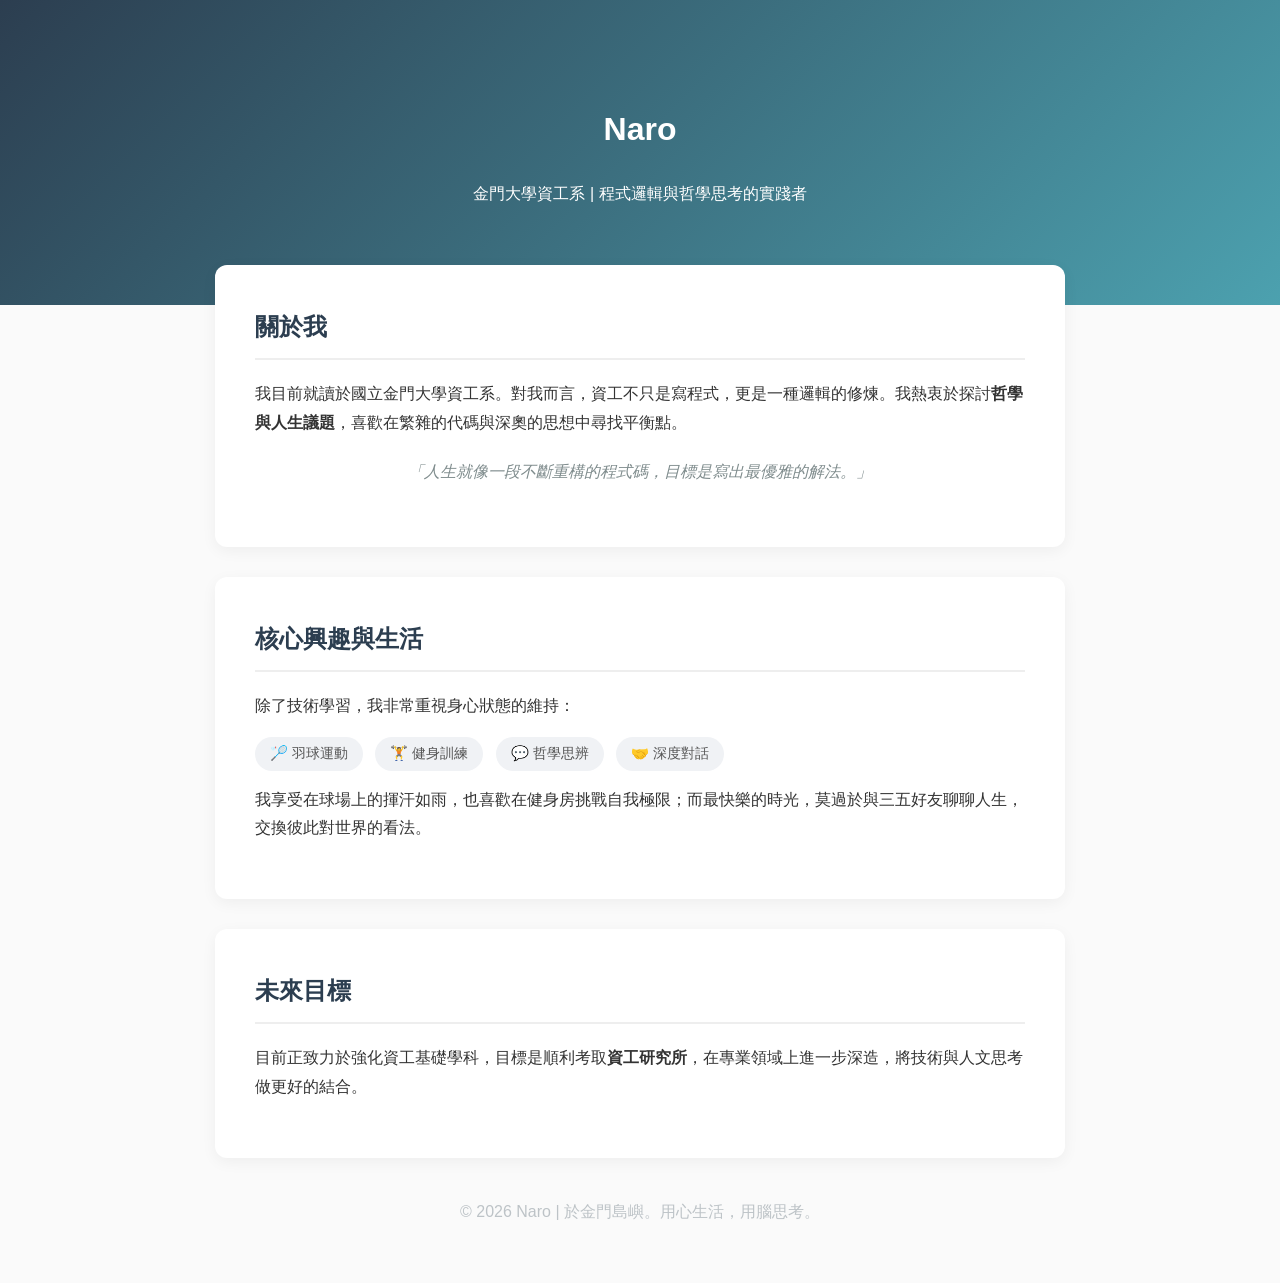
<file: HW1/index.html>
<!DOCTYPE html>
<html lang="zh-TW">
<head>
    <meta charset="UTF-8">
    <meta name="viewport" content="width=device-width, initial-scale=1.0">
    <title>Naro | 探索程式與人生的邊界</title>
    <style>
        body {
            font-family: "PingFang TC", "Microsoft JhengHei", sans-serif;
            background-color: #fafafa;
            color: #333;
            line-height: 1.8;
            margin: 0;
        }
        header {
            background: linear-gradient(135deg, #2c3e50 0%, #4ca1af 100%);
            color: white;
            padding: 80px 20px;
            text-align: center;
        }
        .container {
            max-width: 850px;
            margin: -40px auto 40px;
            padding: 0 20px;
        }
        .card {
            background: white;
            padding: 40px;
            border-radius: 12px;
            box-shadow: 0 4px 15px rgba(0,0,0,0.05);
            margin-bottom: 30px;
        }
        h2 {
            color: #2c3e50;
            border-bottom: 2px solid #eee;
            padding-bottom: 10px;
            margin-top: 0;
        }
        .tag {
            display: inline-block;
            background: #f0f2f5;
            color: #555;
            padding: 4px 15px;
            border-radius: 20px;
            margin-right: 8px;
            font-size: 0.9rem;
        }
        .motto {
            font-style: italic;
            color: #7f8c8d;
            text-align: center;
            margin: 20px 0;
        }
        .footer {
            text-align: center;
            color: #bdc3c7;
            padding-bottom: 40px;
        }
    </style>
</head>
<body>

<header>
    <h1>Naro</h1>
    <p>金門大學資工系 | 程式邏輯與哲學思考的實踐者</p>
</header>

<div class="container">
    <div class="card">
        <h2>關於我</h2>
        <p>我目前就讀於國立金門大學資工系。對我而言，資工不只是寫程式，更是一種邏輯的修煉。我熱衷於探討<b>哲學與人生議題</b>，喜歡在繁雜的代碼與深奧的思想中尋找平衡點。</p>
        <p class="motto">「人生就像一段不斷重構的程式碼，目標是寫出最優雅的解法。」</p>
    </div>

    <div class="card">
        <h2>核心興趣與生活</h2>
        <p>除了技術學習，我非常重視身心狀態的維持：</p>
        <div>
            <span class="tag">🏸 羽球運動</span>
            <span class="tag">🏋️ 健身訓練</span>
            <span class="tag">💬 哲學思辨</span>
            <span class="tag">🤝 深度對話</span>
        </div>
        <p style="margin-top: 15px;">我享受在球場上的揮汗如雨，也喜歡在健身房挑戰自我極限；而最快樂的時光，莫過於與三五好友聊聊人生，交換彼此對世界的看法。</p>
    </div>

    <div class="card">
        <h2>未來目標</h2>
        <p>目前正致力於強化資工基礎學科，目標是順利考取<b>資工研究所</b>，在專業領域上進一步深造，將技術與人文思考做更好的結合。</p>
    </div>
</div>

<div class="footer">
    <p>© 2026 Naro | 於金門島嶼。用心生活，用腦思考。</p>
</div>

</body>
</html>
</file>
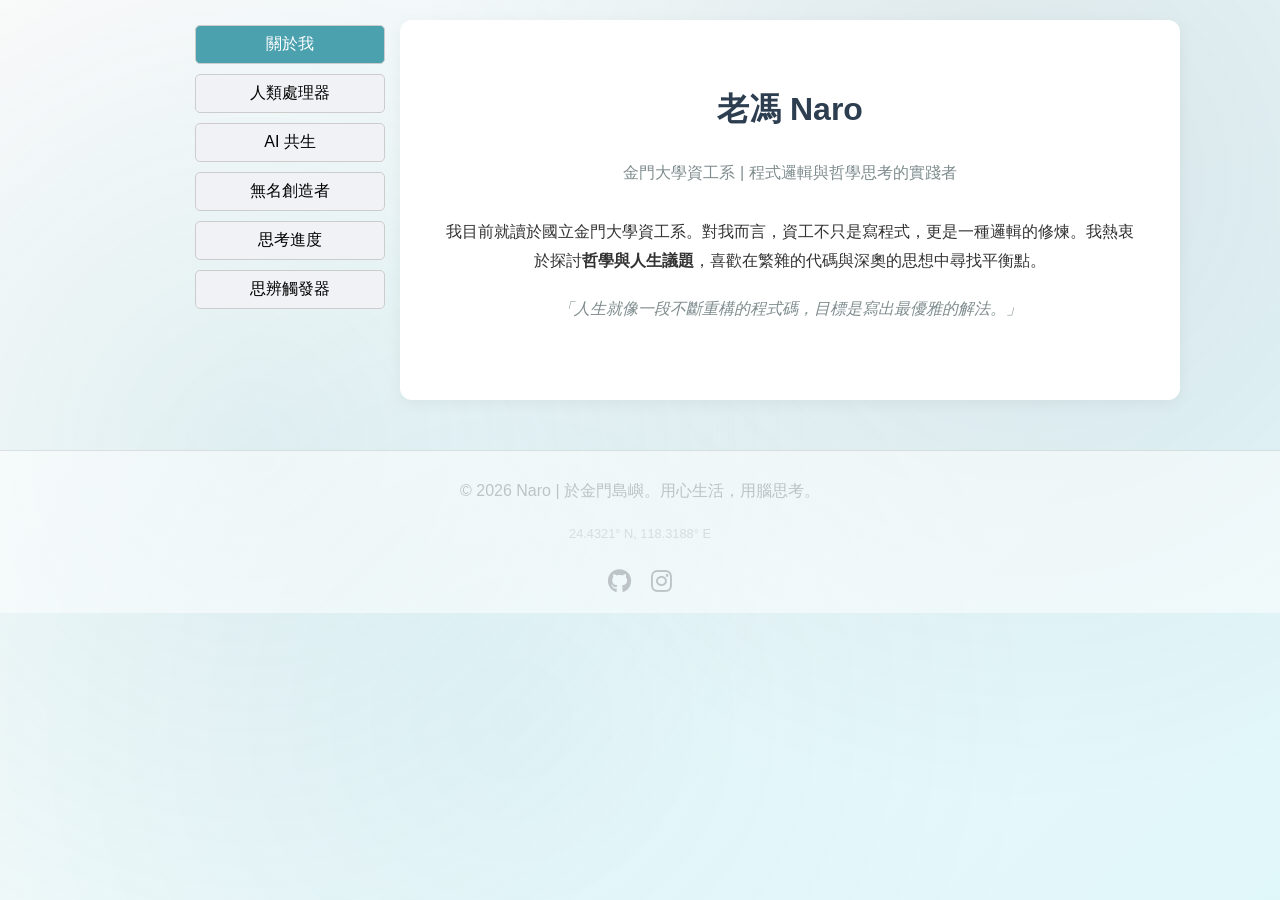
<file: HW/Homework1/index.html>
<!DOCTYPE html>
<html lang="zh-TW">
<head>
    <meta charset="UTF-8">
    <meta name="viewport" content="width=device-width, initial-scale=1.0">
    <title>Naro | 探索程式與人生的邊界</title>
    <link rel="stylesheet" href="https://cdnjs.cloudflare.com/ajax/libs/font-awesome/6.0.0/css/all.min.css">
    <style>
        body {
            font-family: "PingFang TC", "Microsoft JhengHei", sans-serif;
            background: linear-gradient(135deg, #fafafa 0%, #e0f7fa 100%);
            color: #333;
            line-height: 1.8;
            margin: 0;
            position: relative;
            overflow-x: hidden;
            min-height: 100vh;
            display: flex;
            flex-direction: column;
            align-items: center;
            justify-content: flex-start;
        }
        body::before {
            content: '';
            position: fixed;
            top: 0;
            left: 0;
            width: 100%;
            height: 100%;
            background: radial-gradient(circle at 20% 50%, rgba(76, 161, 175, 0.1) 0%, transparent 50%),
                        radial-gradient(circle at 80% 20%, rgba(44, 62, 80, 0.1) 0%, transparent 50%),
                        radial-gradient(circle at 40% 80%, rgba(76, 161, 175, 0.05) 0%, transparent 50%);
            animation: flow 10s ease-in-out infinite alternate;
            z-index: -1;
        }
        @keyframes flow {
            0% { transform: translateX(-10px) translateY(-10px); }
            100% { transform: translateX(10px) translateY(10px); }
        }
        header {
            background: linear-gradient(135deg, #2c3e50 0%, #4ca1af 100%);
            color: white;
            padding: 80px 20px;
            text-align: center;
        }
        .container {
            width: 900px;
            margin: 10px auto;
            padding: 10px;
            display: flex;
        }
        .card {
            background: white;
            padding: 40px;
            border-radius: 12px;
            box-shadow: 0 4px 15px rgba(0,0,0,0.05);
            margin-bottom: 30px;
            transition: transform 0.3s ease, box-shadow 0.3s ease;
            text-align: center;
            height: 300px;
            display: flex;
            flex-direction: column;
            justify-content: center;
            overflow-y: auto;
        }
        .card:hover {
            transform: translateY(-5px);
            box-shadow: 0 8px 25px rgba(0,0,0,0.1);
        }
        h2 {
            color: #2c3e50;
            border-bottom: 2px solid #eee;
            padding-bottom: 10px;
            margin-top: 0;
        }
        .tag {
            display: inline-block;
            background: #f0f2f5;
            color: #555;
            padding: 4px 15px;
            border-radius: 20px;
            margin-right: 8px;
            font-size: 0.9rem;
        }
        .motto {
            font-style: italic;
            color: #7f8c8d;
            text-align: center;
            margin: 20px 0;
        }
        .footer {
            text-align: center;
            color: #bdc3c7;
            padding: 10px;
            width: 100%;
            background: rgba(255,255,255,0.5);
            border-top: 1px solid rgba(0,0,0,0.1);
        }
        .social-links {
            margin: 15px 0 0 0;
            display: flex;
            justify-content: center;
        }
        .social-links a {
            display: inline-block;
            margin: 0 10px;
            color: #bdc3c7;
            font-size: 24px;
            transition: color 0.3s;
        }
        .social-links a:hover {
            color: #4ca1af;
        }
        /* Tab styles */
        .tabs {
            flex: 0 0 200px;
            display: flex;
            flex-direction: column;
            align-items: stretch;
            margin-right: 10px;
        }
        .tab-button {
            background: #f0f2f5;
            border: 1px solid #ccc;
            padding: 8px 16px;
            margin: 5px;
            border-radius: 5px;
            cursor: pointer;
            transition: background 0.3s;
            font-size: 1rem;
        }
        .tab-button.active {
            background: #4ca1af;
            color: white;
        }
        .tab-content {
            display: none;
            max-width: 700px;
            min-width: 300px;
            width: 100%;
            flex-shrink: 0;
        }
        .tab-content.active {
            display: block;
        }
        /* Responsive */
        @media (max-width: 768px) {
            .container {
                flex-direction: column;
                padding: 5px;
                width: 100%;
                max-width: none;
            }
            .tabs {
                flex: none;
                margin-right: 0;
                margin-bottom: 10px;
                flex-direction: row;
                flex-wrap: wrap;
                justify-content: center;
                width: 100%;
            }
            .tab-content {
                width: auto;
                max-width: 100%;
            }
            .card {
                padding: 15px;
                height: auto;
                overflow-y: auto;
            }
            .tab-button {
                width: 100%;
                max-width: none;
            }
        }
    </style>
</head>
<body>

<div class="container">
    <div class="tabs">
        <button class="tab-button active" onclick="openTab('about')">關於我</button>
        <button class="tab-button" onclick="openTab('processor')">人類處理器</button>
        <button class="tab-button" onclick="openTab('symbiosis')">AI 共生</button>
        <button class="tab-button" onclick="openTab('creator')">無名創造者</button>
        <button class="tab-button" onclick="openTab('progress')">思考進度</button>
        <button class="tab-button" onclick="openTab('trigger')">思辨觸發器</button>
    </div>

    <div id="about" class="tab-content active card">
        <h1 style="text-align: center; color: #2c3e50; margin-bottom: 20px;">老馮 Naro</h1>
        <p style="text-align: center; color: #7f8c8d; margin-bottom: 30px;">金門大學資工系 | 程式邏輯與哲學思考的實踐者</p>
        <p>我目前就讀於國立金門大學資工系。對我而言，資工不只是寫程式，更是一種邏輯的修煉。我熱衷於探討<b>哲學與人生議題</b>，喜歡在繁雜的代碼與深奧的思想中尋找平衡點。</p>
        <p class="motto">「人生就像一段不斷重構的程式碼，目標是寫出最優雅的解法。」</p>
    </div>

    <div id="processor" class="tab-content card">
        <h2>人類處理器</h2>
        <p>我將自己視為一個「純粹思考者」，專注於系統性的建構與跨維度的連結：</p>
        <div>
            <span class="tag">🔗 跨域整合</span>
            <span class="tag">🧠 模式識別</span>
            <span class="tag">📚 哲學綜合</span>
            <span class="tag">🤖 AI 共生</span>
        </div>
        <p style="margin-top: 15px;">比起寫程式碼，我更迷戀於將 AI 視為實踐創意的義體，探索程式與人生的邊界。</p>
    </div>

    <div id="symbiosis" class="tab-content card">
        <h2>AI 共生</h2>
        <p>我相信人類直覺與 AI 執行的完美協作。原始思想遇上演算法力量，在這裡誕生創新。</p>
        <div style="display: flex; justify-content: center; align-items: center; margin: 20px 0;">
            <div style="width: 100px; height: 100px; border-radius: 50%; background: linear-gradient(45deg, #4ca1af, #2c3e50); opacity: 0.7; position: relative;">
                <div style="width: 60px; height: 60px; border-radius: 50%; background: #fff; position: absolute; top: 20px; left: 20px; display: flex; align-items: center; justify-content: center; font-size: 24px;">🧠</div>
            </div>
            <div style="width: 100px; height: 100px; border-radius: 50%; background: linear-gradient(45deg, #2c3e50, #4ca1af); opacity: 0.7; position: relative; margin-left: -30px;">
                <div style="width: 60px; height: 60px; border-radius: 50%; background: #fff; position: absolute; top: 20px; left: 20px; display: flex; align-items: center; justify-content: center; font-size: 24px;">🤖</div>
            </div>
        </div>
        <p>這是「原始思想」與「演算法力量」的交匯點。</p>
    </div>

    <div id="creator" class="tab-content card" style="text-align: center; background: rgba(255,255,255,0.8);">
        <blockquote style="font-size: 1.5rem; font-family: serif; color: #2c3e50; margin: 0;">
            "知識流經我的神經，以演化，而非僅被記住。"
        </blockquote>
        <p style="margin-top: 10px; color: #7f8c8d;">— 無名創造者</p>
    </div>

    <div id="progress" class="tab-content card">
        <h2>思考進度</h2>
        <p>持續進行的思考專案：</p>
        <ul style="list-style: none; padding: 0;">
            <li style="margin-bottom: 10px;"><strong>AI 倫理的未來</strong> <span class="tag">綜合中</span></li>
            <li style="margin-bottom: 10px;"><strong>能源科技與未來</strong> <span class="tag">發散中</span></li>
            <li style="margin-bottom: 10px;"><strong>科技中的跨域整合</strong> <span class="tag">探索中</span></li>
        </ul>
    </div>

    <div id="trigger" class="tab-content card" style="text-align: center;">
        <h2>思辨觸發器</h2>
        <button id="thoughtButton" style="background: #4ca1af; color: white; border: none; padding: 10px 20px; border-radius: 5px; cursor: pointer; font-size: 1rem; transition: background 0.3s ease;" onmouseover="this.style.background='#2c3e50'" onmouseout="this.style.background='#4ca1af'">產生火花</button>
        <p id="thoughtOutput" style="margin-top: 20px; font-style: italic; color: #7f8c8d;"></p>
    </div>
</div>

<div class="footer">
    <p>© 2026 Naro | 於金門島嶼。用心生活，用腦思考。</p>
    <p style="font-size: 0.8rem; opacity: 0.5; margin-top: 10px;">24.4321° N, 118.3188° E</p>
    <div class="social-links">
        <a href="https://github.com/NaroFeng" target="_blank"><i class="fab fa-github"></i></a>
        <a href="https://www.instagram.com/hoshiny.f" target="_blank"><i class="fab fa-instagram"></i></a>
    </div>
</div>

<script>
    function openTab(tabName) {
        const tabContents = document.querySelectorAll('.tab-content');
        const tabButtons = document.querySelectorAll('.tab-button');
        tabContents.forEach(content => content.classList.remove('active'));
        tabButtons.forEach(button => button.classList.remove('active'));
        document.getElementById(tabName).classList.add('active');
        event.target.classList.add('active');
    }

    const thoughts = [
        "如果 AI 能思考，那麼思考的本質是什麼？在這個數位時代，我們常常將智慧與計算能力混為一談，但真正的思考或許超越了演算法的界限。",
        "科技是否讓我們更孤獨，還是更連結？當我們透過螢幕連接全世界時，是否同時失去了面對面交流的深度與溫暖？",
        "程式碼是語言，哲學是思想，二者如何交織？在編寫程式的過程中，我們是否也在建構自己的世界觀與價值體系？",
        "金門的寧靜，如何塑造一個思考者的靈魂？在這個小島上，遠離都市的喧囂，讓我們有機會重新審視內心的聲音。",
        "創新是破壞，還是演化？每一次科技進步，都在改變我們的生活方式，但我們是否準備好面對這些改變帶來的挑戰與機會？"
    ];

    document.getElementById('thoughtButton').addEventListener('click', function() {
        const randomThought = thoughts[Math.floor(Math.random() * thoughts.length)];
        document.getElementById('thoughtOutput').textContent = randomThought;
    });
</script>

</body>
</html>
</file>
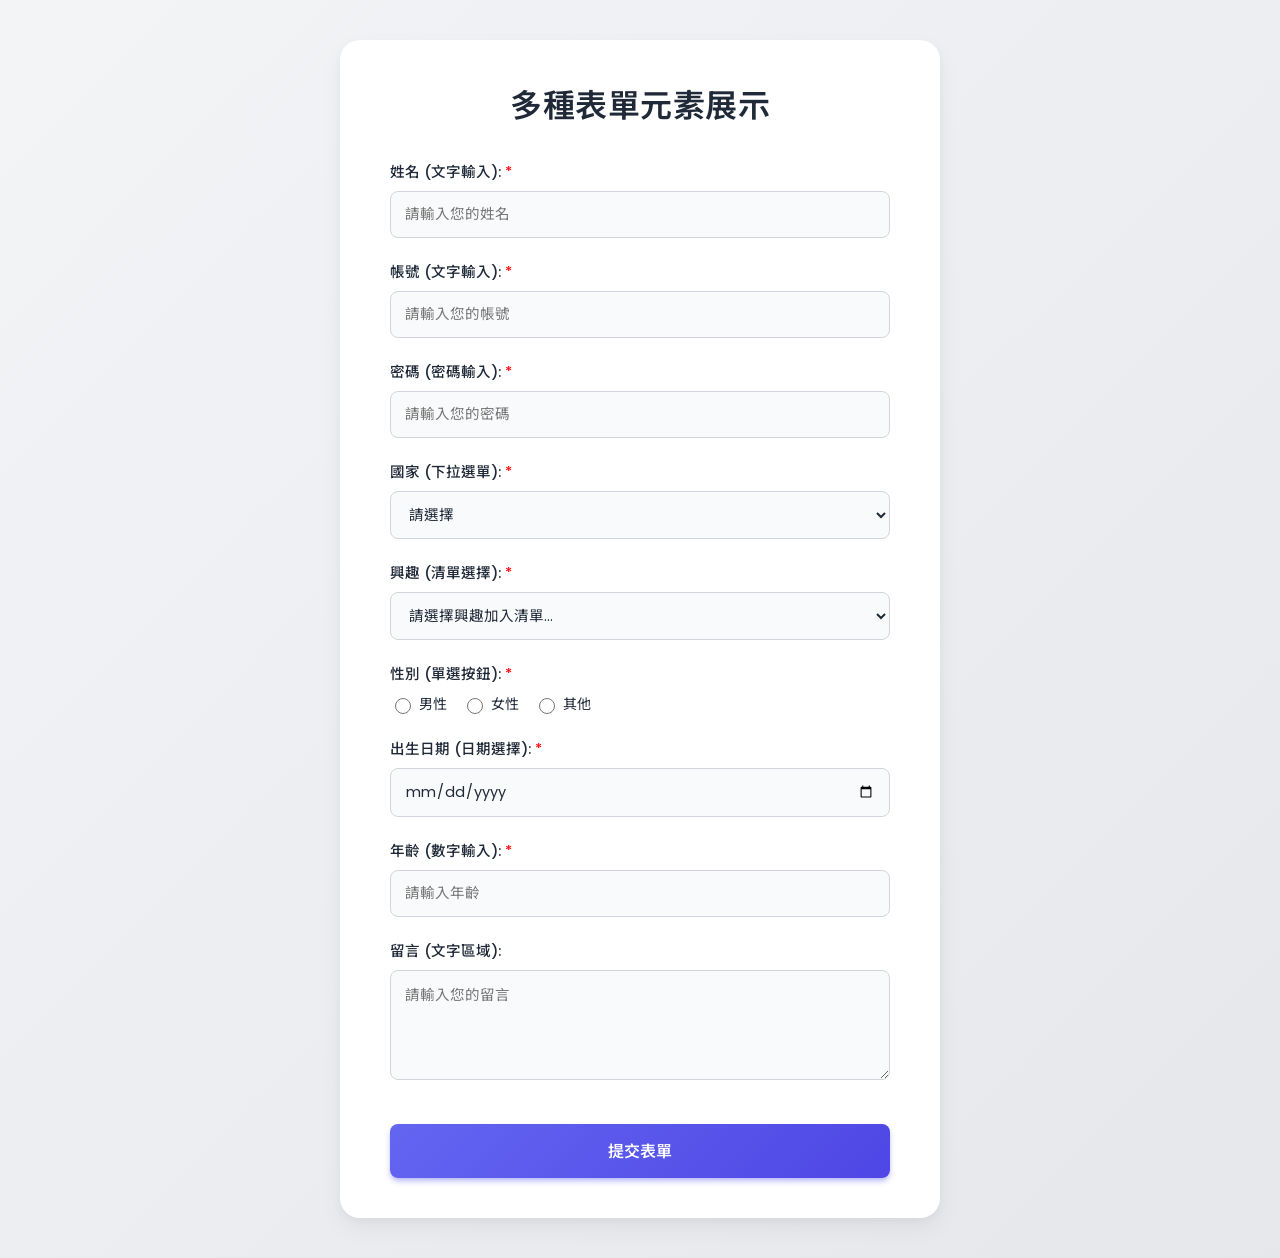
<file: HW/Homework2/index.html>
<!DOCTYPE html>
<html lang="zh-tw">
<head>
    <meta charset="UTF-8">
    <meta name="viewport" content="width=device-width, initial-scale=1.0">
    <title>多種表單元素展示</title>
    <link rel="stylesheet" href="style.css">
</head>
<body>
    <div class="form-container">
        <h1>多種表單元素展示</h1>
        <form id="myForm" action="#" method="post" novalidate>
            <!-- 1. 文字輸入 -->
            <div class="form-group">
                <label for="name">姓名 (文字輸入): <span style="color:red">*</span></label>
                <input type="text" id="name" name="name" placeholder="請輸入您的姓名">
                <div class="error-msg" style="color:red; display:none; font-size:14px; margin-top:5px;">此為必要欄位</div>
            </div>

            <!-- 帳號 -->
            <div class="form-group">
                <label for="username">帳號 (文字輸入): <span style="color:red">*</span></label>
                <input type="text" id="username" name="username" placeholder="請輸入您的帳號" pattern="[A-Za-z0-9]+">
                <div class="error-msg" style="color:red; display:none; font-size:14px; margin-top:5px;">此為必要欄位</div>
            </div>

            <!-- 密碼 -->
            <div class="form-group">
                <label for="password">密碼 (密碼輸入): <span style="color:red">*</span></label>
                <input type="password" id="password" name="password" placeholder="請輸入您的密碼" pattern="[A-Za-z0-9]+">
                <div class="error-msg" style="color:red; display:none; font-size:14px; margin-top:5px;">此為必要欄位</div>
            </div>

            <!-- 2. 下拉選單 -->
            <div class="form-group">
                <label for="country">國家 (下拉選單): <span style="color:red">*</span></label>
                <select id="country" name="country">
                    <option value="">請選擇</option>
                    <option value="tw">台灣</option>
                    <option value="jp">日本</option>
                    <option value="us">美國</option>
                    <option value="kr">韓國</option>
                    <option value="cn">中國</option>
                    <option value="gb">英國</option>
                    <option value="ca">加拿大</option>
                    <option value="au">澳洲</option>
                    <option value="de">德國</option>
                    <option value="fr">法國</option>
                    <option value="it">義大利</option>
                    <option value="es">西班牙</option>
                    <option value="nl">荷蘭</option>
                    <option value="se">瑞典</option>
                    <option value="no">挪威</option>
                    <option value="dk">丹麥</option>
                    <option value="fi">芬蘭</option>
                    <option value="ch">瑞士</option>
                    <option value="at">奧地利</option>
                </select>
                <div class="error-msg" style="color:red; display:none; font-size:14px; margin-top:5px;">此為必要欄位</div>
            </div>

            <!-- 3. 標籤單選 (原為勾選框) -->
            <div class="form-group">
                <label for="interest-select">興趣 (清單選擇): <span style="color:red">*</span></label>
                <select id="interest-select">
                    <option value="">請選擇興趣加入清單...</option>
                    <option value="reading">閱讀</option>
                    <option value="sports">運動</option>
                    <option value="music">音樂</option>
                    <option value="travel">旅遊</option>
                    <option value="cooking">烹飪</option>
                    <option value="painting">繪畫</option>
                    <option value="photography">攝影</option>
                    <option value="gaming">遊戲</option>
                    <option value="movies">電影</option>
                    <option value="dancing">舞蹈</option>
                    <option value="yoga">瑜伽</option>
                    <option value="swimming">游泳</option>
                    <option value="running">跑步</option>
                    <option value="writing">寫作</option>
                    <option value="gardening">園藝</option>
                    <option value="fishing">釣魚</option>
                    <option value="hiking">登山</option>
                    <option value="cycling">騎車</option>
                    <option value="singing">唱歌</option>
                </select>
                <div id="interest-tags" class="tags-container"></div>
                <!-- 隱藏的 input 用來儲存標籤值並讓原本的表單驗證能捕捉到 -->
                <input type="hidden" id="interest-hidden" name="interest">
                <div class="error-msg" id="interest-error" style="color:red; display:none; font-size:14px; margin-top:5px;">此為必要欄位</div>
            </div>

            <!-- 4. 單選按鈕 -->
            <div class="form-group">
                <label>性別 (單選按鈕): <span style="color:red">*</span></label>
                <div class="radio-group">
                    <label><input type="radio" name="gender" value="male">男性</label>
                    <label><input type="radio" name="gender" value="female">女性</label>
                    <label><input type="radio" name="gender" value="other">其他</label>
                </div>
                <div class="error-msg" style="color:red; display:none; font-size:14px; margin-top:5px;">此為必要欄位</div>
            </div>

            <!-- 5. 日期選擇 -->
            <div class="form-group">
                <label for="birthdate">出生日期 (日期選擇): <span style="color:red">*</span></label>
                <input type="date" id="birthdate" name="birthdate">
                <div class="error-msg" style="color:red; display:none; font-size:14px; margin-top:5px;">此為必要欄位</div>
            </div>

            <!-- 6. 數字輸入 -->
            <div class="form-group">
                <label for="age">年齡 (數字輸入): <span style="color:red">*</span></label>
                <input type="number" id="age" name="age" min="1" max="120" placeholder="請輸入年齡">
                <div class="error-msg" style="color:red; display:none; font-size:14px; margin-top:5px;">此為必要欄位</div>
            </div>

            <!-- 7. 文字區域 -->
            <div class="form-group">
                <label for="message">留言 (文字區域):</label>
                <textarea id="message" name="message" rows="4" placeholder="請輸入您的留言"></textarea>
            </div>

            <button type="submit">提交表單</button>
        </form>
    </div>

    <script>
        // 標籤邏輯 (Interest Tags)
        const interestSelect = document.getElementById('interest-select');
        const interestTagsContainer = document.getElementById('interest-tags');
        const interestHidden = document.getElementById('interest-hidden');
        let selectedInterests = new Set();

        if (interestSelect) {
            interestSelect.addEventListener('change', function() {
                const value = this.value;
                const text = this.options[this.selectedIndex].text;
                
                if (value && !selectedInterests.has(value)) {
                    selectedInterests.add(value);
                    
                    // 建立標籤外框
                    const tag = document.createElement('span');
                    tag.className = 'interest-tag';
                    tag.dataset.value = value;
                    tag.textContent = text;
                    
                    // 建立刪除按鈕 (叉叉)
                    const removeBtn = document.createElement('span');
                    removeBtn.className = 'remove-tag';
                    removeBtn.innerHTML = '&times;';
                    removeBtn.onclick = function() {
                        selectedInterests.delete(value);
                        tag.remove();
                        updateHiddenInput();
                    };
                    
                    tag.appendChild(removeBtn);
                    interestTagsContainer.appendChild(tag);
                    updateHiddenInput();
                }
                
                // 重置選單
                this.selectedIndex = 0;
            });
        }

        function updateHiddenInput() {
            interestHidden.value = Array.from(selectedInterests).join(',');
            // 如果有值，順便檢查並隱藏錯誤訊息
            if (selectedInterests.size > 0) {
                const errorMsg = document.getElementById('interest-error');
                if(errorMsg) errorMsg.style.display = 'none';
            }
        }

        document.getElementById('myForm').addEventListener('submit', function(event) {
            event.preventDefault(); // 防止跳轉 404
            
            let isAllValid = true;

            const requiredFields = [
                { id: 'name', type: 'input' },
                { id: 'username', type: 'input' },
                { id: 'password', type: 'input' },
                { id: 'country', type: 'select' },
                { id: 'interest-hidden', type: 'input' },
                { name: 'gender', type: 'radio' },
                { id: 'birthdate', type: 'input' },
                { id: 'age', type: 'input' }
            ];

            // 隱藏所有錯誤訊息並重新驗證
            document.querySelectorAll('.error-msg').forEach(el => el.style.display = 'none');

            requiredFields.forEach(field => {
                let isValid = false;
                let groupElement = null;

                if (field.type === 'input' || field.type === 'select') {
                    const el = document.getElementById(field.id);
                    if (el) {
                        isValid = el.value.trim() !== '';
                        groupElement = el.closest('.form-group');
                    }
                } else if (field.type === 'checkbox' || field.type === 'radio') {
                    const els = document.querySelectorAll(`input[name="${field.name}"]`);
                    for (let el of els) {
                        if (el.checked) {
                            isValid = true;
                            break;
                        }
                    }
                    if (els.length > 0) {
                        groupElement = els[0].closest('.form-group');
                    }
                }

                if (groupElement) {
                    const errorMsg = groupElement.querySelector('.error-msg');
                    if (!isValid) {
                        if (errorMsg) errorMsg.style.display = 'block';
                        isAllValid = false;
                    }
                }
            });

            if (isAllValid) {
                alert('已經儲存');
            } else {
                alert('尚有資料未填寫齊全');
            }
        });
    </script>
</body>
</html>
</file>
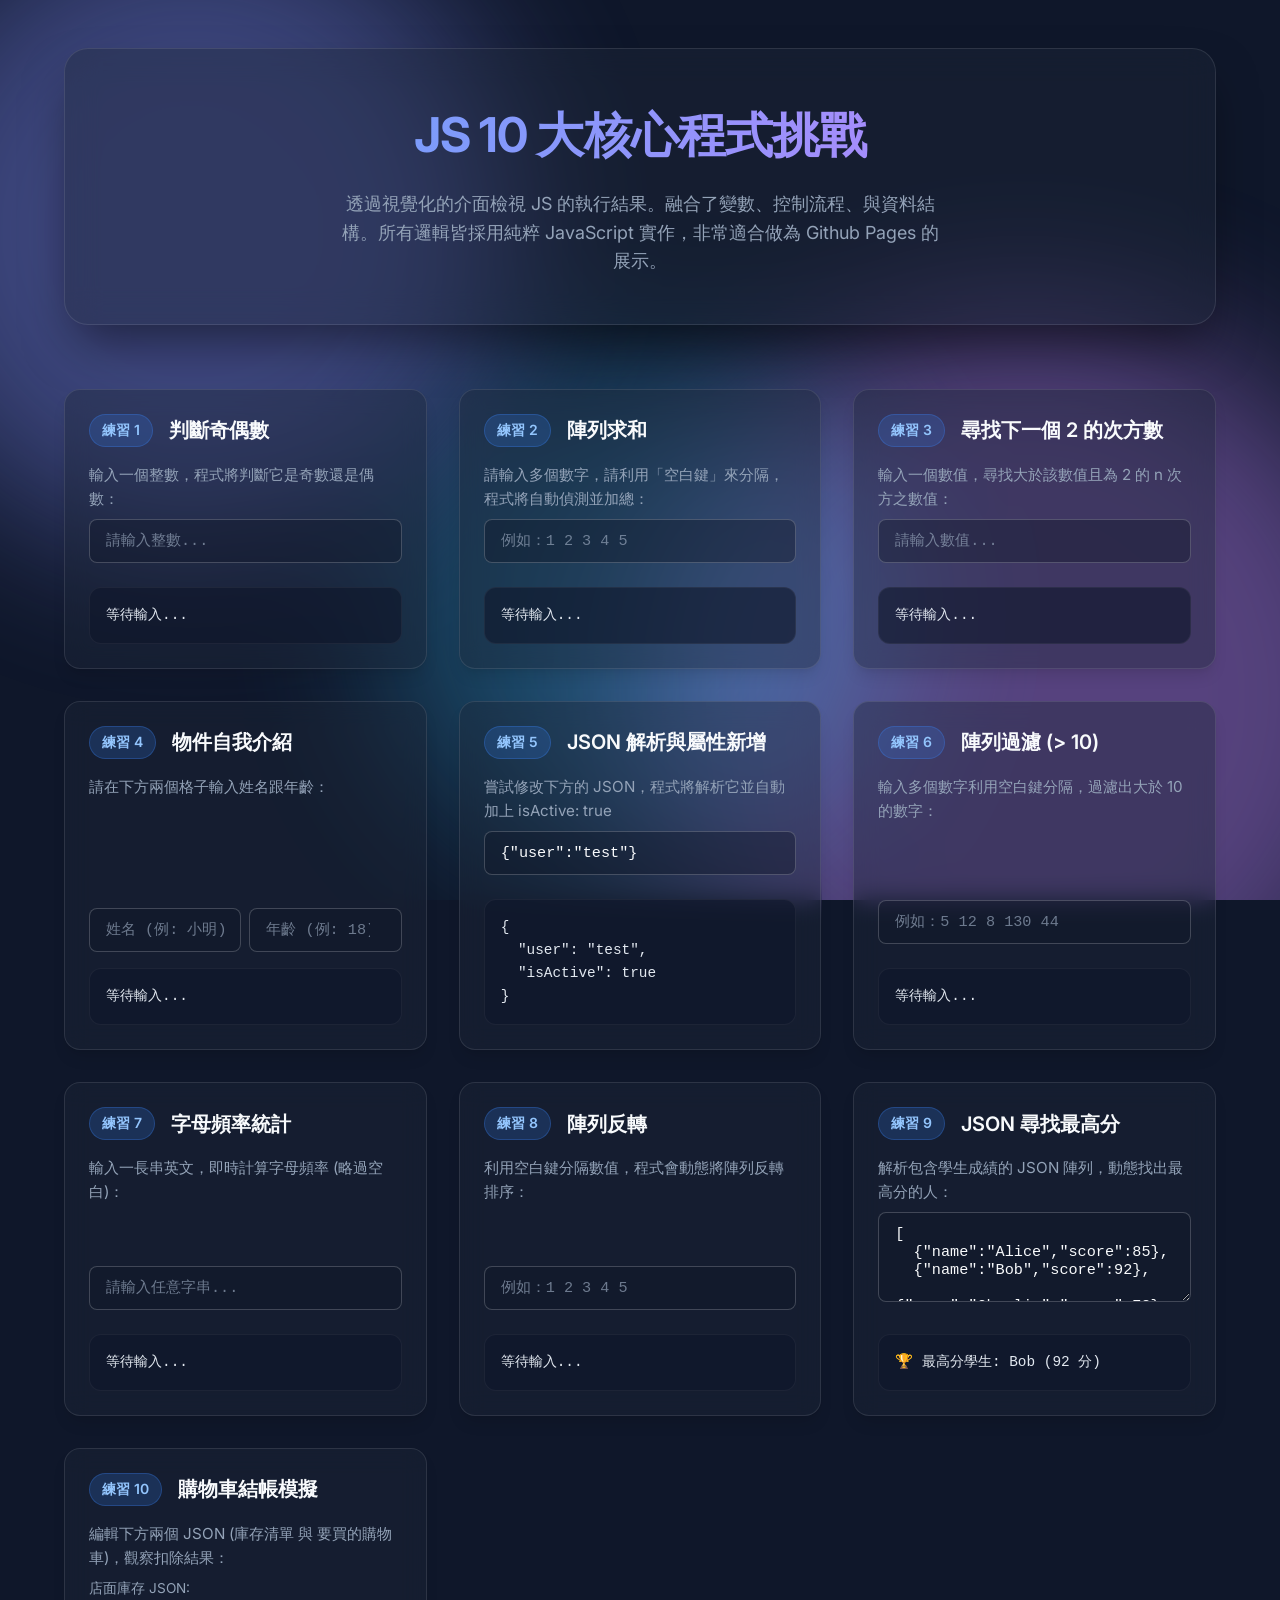
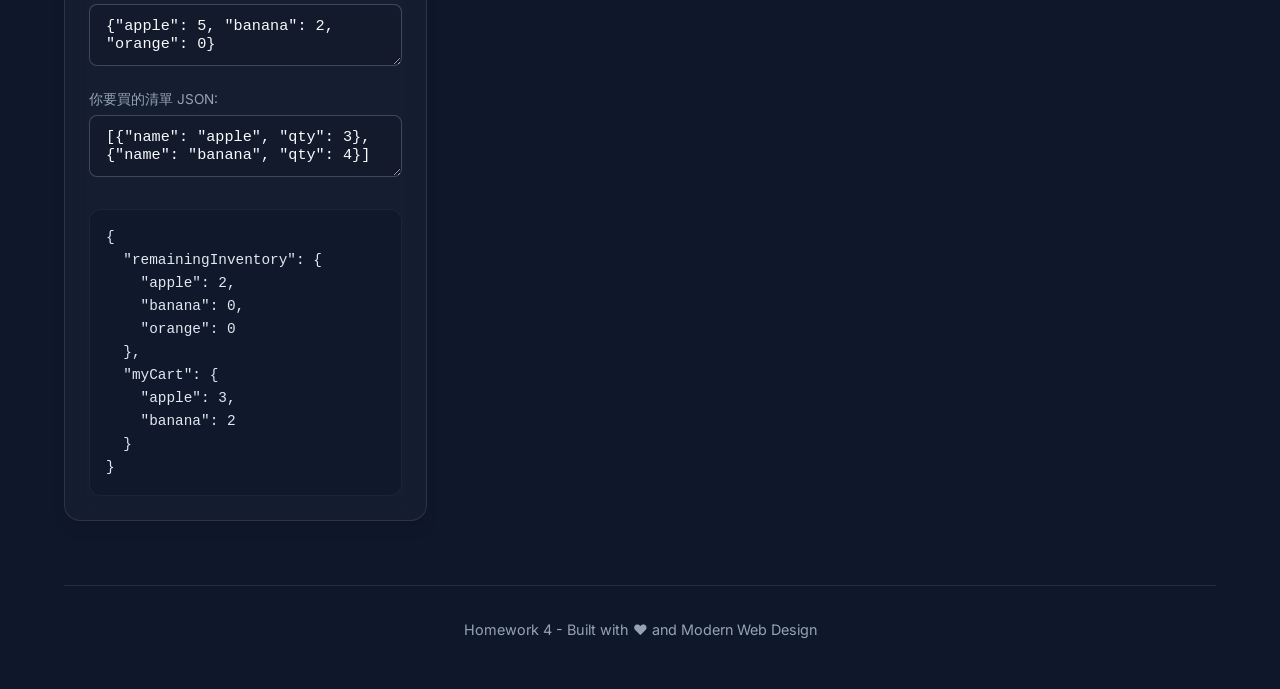
<file: HW/Homework4/index.html>
<!DOCTYPE html>
<html lang="zh-TW">
<head>
    <meta charset="UTF-8">
    <meta name="viewport" content="width=device-width, initial-scale=1.0">
    <title>JavaScript 程式練習</title>
    <!-- 引入 Google Fonts: Inter -->
    <link rel="preconnect" href="https://fonts.googleapis.com">
    <link rel="preconnect" href="https://fonts.gstatic.com" crossorigin>
    <link href="https://fonts.googleapis.com/css2?family=Inter:wght@400;500;600;700&display=swap" rel="stylesheet">
    <!-- 引入 CSS -->
    <link rel="stylesheet" href="style.css">
</head>
<body>
    <div class="background-blobs">
        <div class="blob blob-1"></div>
        <div class="blob blob-2"></div>
        <div class="blob blob-3"></div>
    </div>
    
    <div class="app-container">
        <header class="glass-header">
            <h1>JS 10 大核心程式挑戰</h1>
            <p>透過視覺化的介面檢視 JS 的執行結果。融合了變數、控制流程、與資料結構。所有邏輯皆採用純粹 JavaScript 實作，非常適合做為 Github Pages 的展示。</p>
        </header>

        <main id="results-container" class="grid-layout">
            <!-- 練習結果會由 JavaScript 動態產生並注入於此 -->
        </main>
        
        <footer>
            <p>Homework 4 - Built with ❤️ and Modern Web Design</p>
        </footer>
    </div>

    <!-- 載入測試程式碼，將結果渲染出來 -->
    <script src="test.js"></script>
</body>
</html>
</file>
<file: HW/Homework2/style.css>
@import url('https://fonts.googleapis.com/css2?family=Noto+Sans+TC:wght@400;500;700&family=Poppins:wght@400;500;600&display=swap');

:root {
    --primary-color: #6366f1;
    --primary-hover: #4f46e5;
    --bg-color: #f3f4f6;
    --surface-color: #ffffff;
    --text-color: #1f2937;
    --text-muted: #6b7280;
    --border-color: #d1d5db;
    --border-focus: #818cf8;
    --error-color: #ef4444;
    --tag-bg: #e0e7ff;
    --tag-text: #3730a3;
    --tag-hover: #c7d2fe;
}

body {
    font-family: 'Poppins', 'Noto Sans TC', sans-serif;
    margin: 0;
    padding: 40px 20px;
    background-color: var(--bg-color);
    background-image: linear-gradient(135deg, #f3f4f6 0%, #e5e7eb 100%);
    color: var(--text-color);
    min-height: 100vh;
    display: flex;
    justify-content: center;
    align-items: center;
}

.form-container {
    width: 100%;
    max-width: 600px;
    background-color: var(--surface-color);
    padding: 40px 50px;
    border-radius: 20px;
    box-shadow: 0 10px 25px rgba(0,0,0,0.05), 0 4px 10px rgba(0,0,0,0.03);
    box-sizing: border-box;
}

h1 {
    text-align: center;
    color: var(--text-color);
    margin-top: 0;
    margin-bottom: 30px;
    font-weight: 600;
    letter-spacing: 0.5px;
}

.form-group {
    margin-bottom: 22px;
}

label {
    display: block;
    margin-bottom: 8px;
    font-weight: 500;
    font-size: 14.5px;
    color: var(--text-color);
}

input[type="text"], 
input[type="password"], 
input[type="date"], 
input[type="number"], 
select, 
textarea {
    width: 100%;
    padding: 12px 14px;
    border: 1px solid var(--border-color);
    border-radius: 8px;
    box-sizing: border-box;
    font-family: inherit;
    font-size: 14.5px;
    background-color: #f9fafb;
    transition: all 0.3s ease;
    color: var(--text-color);
}

input[type="text"]:focus, 
input[type="password"]:focus, 
input[type="date"]:focus, 
input[type="number"]:focus, 
select:focus, 
textarea:focus {
    outline: none;
    border-color: var(--border-focus);
    background-color: #fff;
    box-shadow: 0 0 0 3px rgba(99, 102, 241, 0.2);
}

/* Radio & Checkbox Styles */
.radio-group, .checkbox-group {
    display: flex;
    flex-wrap: wrap;
    gap: 15px;
    margin-top: 5px;
}

.radio-group label, .checkbox-group label {
    display: inline-flex;
    align-items: center;
    font-weight: 400;
    margin-bottom: 0;
    cursor: pointer;
    font-size: 14px;
}

input[type="checkbox"], input[type="radio"] {
    width: 16px;
    height: 16px;
    margin-right: 8px;
    accent-color: var(--primary-color);
    cursor: pointer;
}

/* Tag Styles */
.tags-container {
    display: flex;
    flex-wrap: wrap;
    gap: 10px;
    margin-top: 10px;
    min-height: 32px;
}

.tags-container:empty {
    display: none;
}

.interest-tag {
    display: inline-flex;
    align-items: center;
    background-color: var(--tag-bg);
    color: var(--tag-text);
    padding: 6px 14px;
    border-radius: 9999px; /* Pill shape */
    font-size: 14px;
    font-weight: 500;
    transition: all 0.3s ease;
    cursor: default;
    box-shadow: 0 1px 2px rgba(0,0,0,0.05);
}

.interest-tag:hover {
    background-color: var(--tag-hover);
    transform: translateY(-1px);
    box-shadow: 0 2px 4px rgba(0,0,0,0.05);
}

.remove-tag {
    margin-left: 6px;
    font-size: 16px;
    line-height: 1;
    cursor: pointer;
    opacity: 0;
    transform: scale(0.8);
    transition: all 0.2s ease;
    color: var(--tag-text);
    padding: 2px 6px;
    border-radius: 50%;
    display: inline-flex;
    align-items: center;
    justify-content: center;
}

.interest-tag:hover .remove-tag {
    opacity: 1;
    transform: scale(1);
}

.remove-tag:hover {
    background-color: rgba(0,0,0,0.08);
}

/* Button */
button[type="submit"] {
    background: linear-gradient(135deg, var(--primary-color), var(--primary-hover));
    color: white;
    padding: 14px 20px;
    border: none;
    border-radius: 8px;
    cursor: pointer;
    width: 100%;
    font-size: 16px;
    font-weight: 600;
    font-family: inherit;
    transition: all 0.2s ease;
    margin-top: 15px;
    box-shadow: 0 4px 6px -1px rgba(99, 102, 241, 0.4), 0 2px 4px -1px rgba(99, 102, 241, 0.2);
}

button[type="submit"]:hover {
    transform: translateY(-2px);
    box-shadow: 0 10px 15px -3px rgba(99, 102, 241, 0.5), 0 4px 6px -2px rgba(99, 102, 241, 0.3);
}

button[type="submit"]:active {
    transform: translateY(0);
    box-shadow: 0 2px 4px rgba(99, 102, 241, 0.4);
}

.error-msg {
    color: var(--error-color) !important;
    font-size: 13px !important;
    margin-top: 6px !important;
    font-weight: 500;
}
</file>
<file: HW/Homework4/style.css>
/* Base Resets & Variables */
:root {
    --bg-color: #0f172a;
    --text-primary: #f8fafc;
    --text-secondary: #94a3b8;
    --card-bg: rgba(30, 41, 59, 0.4);
    --card-border: rgba(255, 255, 255, 0.1);
    --accent-color: #3b82f6;
    --accent-hover: #60a5fa;
    --blob-1: #818cf8;
    --blob-2: #c084fc;
    --blob-3: #38bdf8;
}

* {
    margin: 0;
    padding: 0;
    box-sizing: border-box;
}

body {
    font-family: 'Inter', system-ui, -apple-system, sans-serif;
    background-color: var(--bg-color);
    color: var(--text-primary);
    min-height: 100vh;
    overflow-x: hidden;
    position: relative;
    line-height: 1.6;
}

/* Background Blobs for Visual Interest */
.background-blobs {
    position: fixed;
    top: 0;
    left: 0;
    width: 100vw;
    height: 100vh;
    overflow: hidden;
    z-index: -1;
    pointer-events: none;
}

.blob {
    position: absolute;
    filter: blur(80px);
    opacity: 0.4;
    border-radius: 50%;
    animation: float 20s infinite ease-in-out alternate;
}

.blob-1 {
    top: -10%;
    left: -10%;
    width: 50vw;
    height: 50vw;
    background: var(--blob-1);
    animation-delay: 0s;
}

.blob-2 {
    bottom: -20%;
    right: -10%;
    width: 60vw;
    height: 60vw;
    background: var(--blob-2);
    animation-delay: -5s;
}

.blob-3 {
    top: 40%;
    left: 30%;
    width: 40vw;
    height: 40vw;
    background: var(--blob-3);
    animation-delay: -10s;
    opacity: 0.3;
}

@keyframes float {
    0% { transform: translateY(0) scale(1); }
    100% { transform: translateY(-50px) scale(1.1); }
}

/* Container */
.app-container {
    max-width: 1200px;
    margin: 0 auto;
    padding: 3rem 1.5rem;
}

/* Header */
.glass-header {
    background: var(--card-bg);
    backdrop-filter: blur(16px);
    -webkit-backdrop-filter: blur(16px);
    border: 1px solid var(--card-border);
    border-radius: 1.5rem;
    padding: 3rem 2rem;
    text-align: center;
    margin-bottom: 4rem;
    box-shadow: 0 25px 50px -12px rgba(0, 0, 0, 0.5);
    transform: translateY(0);
    transition: transform 0.3s ease;
}

.glass-header:hover {
    transform: translateY(-5px);
}

.glass-header h1 {
    font-size: 3rem;
    font-weight: 700;
    background: linear-gradient(to right, #60a5fa, #c084fc);
    -webkit-background-clip: text;
    background-clip: text;
    color: transparent;
    margin-bottom: 1rem;
    letter-spacing: -0.02em;
}

.glass-header p {
    color: var(--text-secondary);
    font-size: 1.125rem;
    max-width: 600px;
    margin: 0 auto;
}

/* Grid Layout */
.grid-layout {
    display: grid;
    grid-template-columns: repeat(auto-fill, minmax(350px, 1fr));
    gap: 2rem;
    margin-bottom: 4rem;
}

/* Cards */
.result-card {
    background: var(--card-bg);
    backdrop-filter: blur(12px);
    -webkit-backdrop-filter: blur(12px);
    border: 1px solid var(--card-border);
    border-radius: 1rem;
    padding: 1.5rem;
    display: flex;
    flex-direction: column;
    box-shadow: 0 10px 15px -3px rgba(0, 0, 0, 0.1), 0 4px 6px -2px rgba(0, 0, 0, 0.05);
    transition: all 0.4s cubic-bezier(0.4, 0, 0.2, 1);
    position: relative;
    overflow: hidden;
}

.result-card::before {
    content: '';
    position: absolute;
    top: 0;
    left: 0;
    width: 100%;
    height: 4px;
    background: linear-gradient(90deg, var(--blob-1), var(--blob-2));
    opacity: 0;
    transition: opacity 0.3s ease;
}

.result-card:hover {
    transform: translateY(-8px) scale(1.02);
    box-shadow: 0 20px 25px -5px rgba(0, 0, 0, 0.3), 0 10px 10px -5px rgba(0, 0, 0, 0.1);
    border-color: rgba(255, 255, 255, 0.2);
}

.result-card:hover::before {
    opacity: 1;
}

.card-header {
    display: flex;
    align-items: center;
    margin-bottom: 1rem;
}

.badge {
    background: rgba(59, 130, 246, 0.2);
    color: #93c5fd;
    padding: 0.25rem 0.75rem;
    border-radius: 9999px;
    font-size: 0.875rem;
    font-weight: 600;
    margin-right: 1rem;
    border: 1px solid rgba(59, 130, 246, 0.3);
    white-space: nowrap;
}

.result-card h2 {
    font-size: 1.25rem;
    font-weight: 600;
    color: var(--text-primary);
    line-height: 1.2;
}

.description {
    color: var(--text-secondary);
    font-size: 0.95rem;
    margin-bottom: 1.5rem;
    flex-grow: 1;
}

.result-box {
    background: rgba(15, 23, 42, 0.6);
    border-radius: 0.75rem;
    padding: 1rem;
    border: 1px solid rgba(255, 255, 255, 0.05);
    overflow-x: auto;
}

.result-box pre {
    margin: 0;
    font-family: 'Fira Code', 'JetBrains Mono', Consolas, monospace;
    font-size: 0.9rem;
    color: #e2e8f0;
}

/* Interactive Inputs */
.interactive-input, .interactive-textarea {
    width: 100%;
    padding: 0.75rem 1rem;
    margin-bottom: 0.5rem;
    background: rgba(15, 23, 42, 0.4);
    border: 1px solid rgba(255, 255, 255, 0.2);
    border-radius: 0.5rem;
    color: var(--text-primary);
    font-size: 0.95rem;
    font-family: 'Fira Code', 'JetBrains Mono', Consolas, monospace;
    outline: none;
    transition: all 0.2s ease;
}
.interactive-input:focus, .interactive-textarea:focus {
    border-color: var(--accent-hover);
    box-shadow: 0 0 0 2px rgba(96, 165, 250, 0.2);
    background: rgba(15, 23, 42, 0.8);
}
.interactive-input::placeholder, .interactive-textarea::placeholder {
    color: var(--text-secondary);
    opacity: 0.7;
}
.interactive-textarea {
    resize: vertical;
}

@media (max-width: 640px) {
    .input-row {
        flex-direction: column;
    }
}

/* Footer */
footer {
    text-align: center;
    color: var(--text-secondary);
    font-size: 0.9rem;
    padding-top: 2rem;
    border-top: 1px solid var(--card-border);
}

/* Responsive Grid */
@media (max-width: 768px) {
    .glass-header h1 {
        font-size: 2rem;
    }
    .grid-layout {
        grid-template-columns: 1fr;
    }
}
</file>
